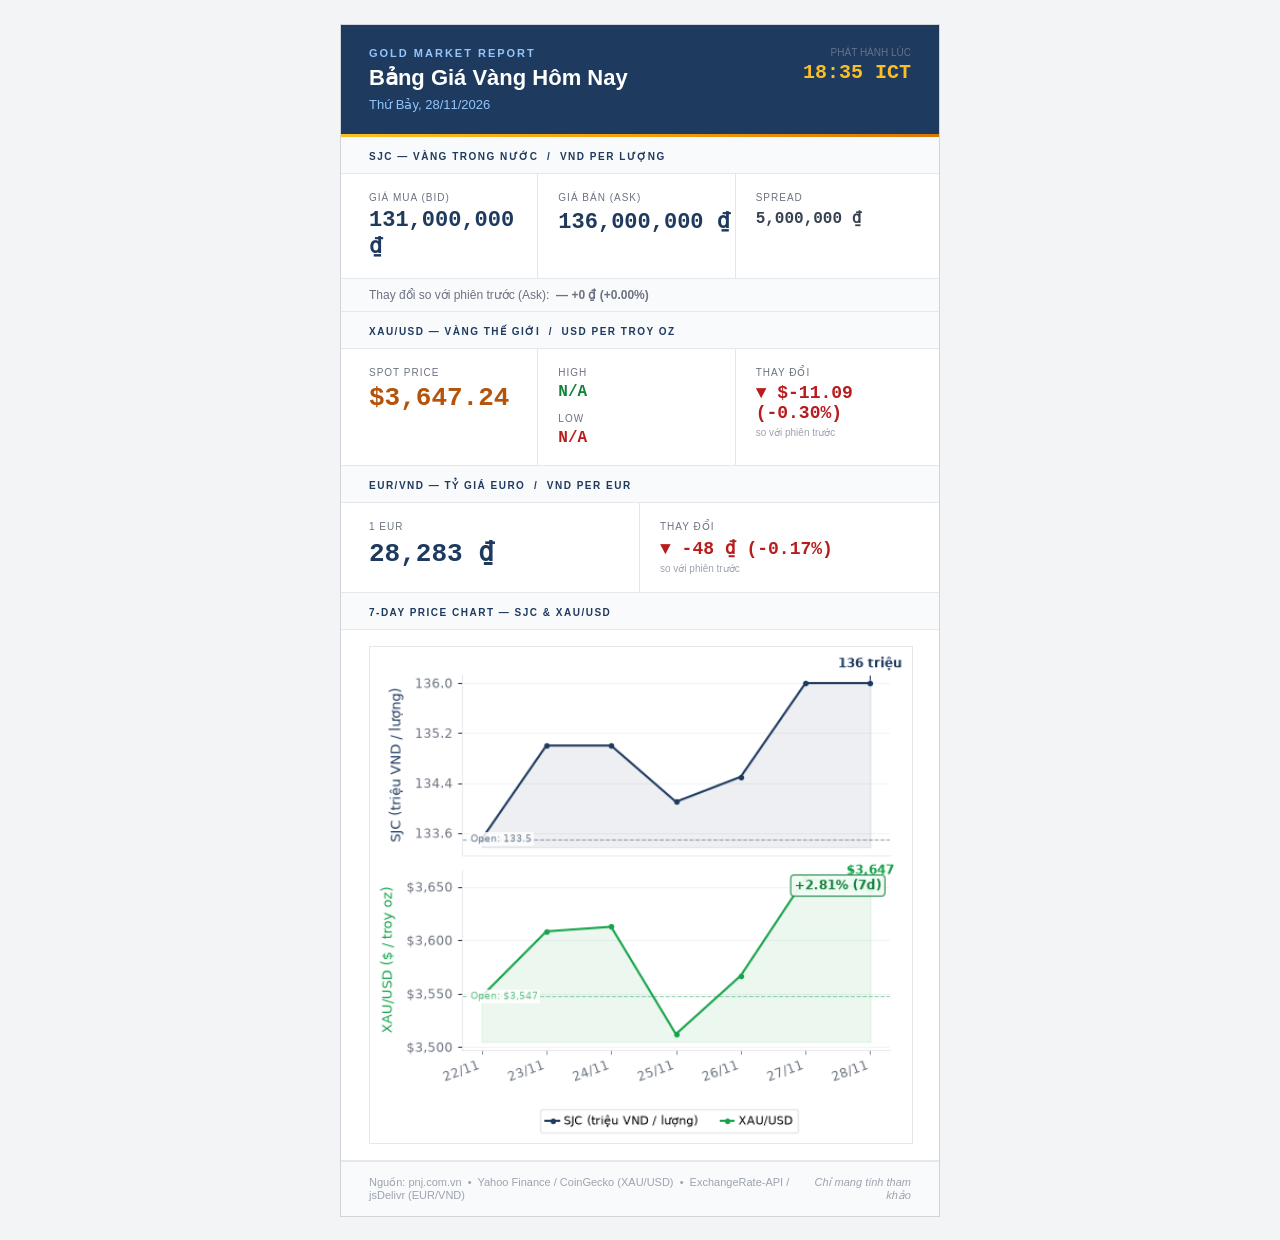
<file: docs/preview.html>
<!DOCTYPE html>
<html lang="vi">
<head><meta charset="UTF-8"><meta name="viewport" content="width=device-width,initial-scale=1.0"></head>
<body style="margin:0;padding:0;background:#f3f4f6;font-family:Arial,'Helvetica Neue',Helvetica,sans-serif;">
<table width="100%" cellpadding="0" cellspacing="0" bgcolor="#f3f4f6">
<tr><td align="center" style="padding:24px 12px;">
<table width="600" cellpadding="0" cellspacing="0" style="max-width:600px;width:100%;background:#ffffff;border:1px solid #d1d5db;">

  <!-- HEADER -->
  <tr><td style="background:#1e3a5f;padding:0;">
    <table width="100%" cellpadding="0" cellspacing="0">
    <tr>
      <td style="padding:22px 28px;">
        <div style="font-size:11px;font-weight:700;color:#93c5fd;letter-spacing:2px;
                    text-transform:uppercase;margin-bottom:6px;">GOLD MARKET REPORT</div>
        <div style="font-size:22px;font-weight:700;color:#ffffff;line-height:1.2;">
          Bảng Giá Vàng Hôm Nay
        </div>
        <div style="margin-top:6px;font-size:13px;color:#93c5fd;">
          Thứ Bảy, 28/11/2026
        </div>
      </td>
      <td style="padding:22px 28px;text-align:right;vertical-align:top;">
        <div style="font-size:10px;color:#64748b;margin-bottom:3px;">PHÁT HÀNH LÚC</div>
        <div style="font-size:20px;font-weight:700;color:#fbbf24;font-family:monospace;">18:35 ICT</div>
      </td>
    </tr>
    </table>
    <div style="height:3px;background:linear-gradient(90deg,#fbbf24 0%,#f59e0b 50%,#d97706 100%);"></div>
  </td></tr>

  <tr><td style="padding:0;border-bottom:1px solid #e5e7eb;">
  <!-- section label -->
  <table width="100%" cellpadding="0" cellspacing="0"
         style="background:#f9fafb;border-bottom:1px solid #e5e7eb;">
  <tr><td style="padding:9px 28px;">
    <span style="font-size:10px;font-weight:700;color:#1e3a5f;
                 text-transform:uppercase;letter-spacing:1.5px;">
      SJC &mdash; Vàng Trong Nước &nbsp;/&nbsp; VND per Lượng
    </span>
  </td></tr>
  </table>
  <!-- price row -->
  <table width="100%" cellpadding="0" cellspacing="0">
  <tr>
    <td style="width:33%;padding:18px 0 18px 28px;border-right:1px solid #e5e7eb;vertical-align:top;">
      <div style="font-size:10px;color:#6b7280;text-transform:uppercase;letter-spacing:1px;margin-bottom:5px;">Giá Mua (Bid)</div>
      <div style="font-size:22px;font-weight:700;color:#1e3a5f;font-family:monospace;">131,000,000 ₫</div>
    </td>
    <td style="width:33%;padding:18px 0 18px 20px;border-right:1px solid #e5e7eb;vertical-align:top;">
      <div style="font-size:10px;color:#6b7280;text-transform:uppercase;letter-spacing:1px;margin-bottom:5px;">Giá Bán (Ask)</div>
      <div style="font-size:22px;font-weight:700;color:#1e3a5f;font-family:monospace;">136,000,000 ₫</div>
    </td>
    <td style="width:34%;padding:18px 20px 18px 20px;vertical-align:top;">
      <div style="font-size:10px;color:#6b7280;text-transform:uppercase;letter-spacing:1px;margin-bottom:5px;">Spread</div>
      <div style="font-size:16px;font-weight:700;color:#374151;font-family:monospace;">5,000,000 ₫</div>
    </td>
  </tr>
  </table>
  <!-- change row -->
  <table width="100%" cellpadding="0" cellspacing="0"
         style="background:#f9fafb;border-top:1px solid #e5e7eb;">
  <tr>
    <td style="padding:9px 28px;font-size:12px;color:#6b7280;">
      Thay đổi so với phiên trước (Ask):&nbsp;
      <strong style="color:#6b7280;">— +0 ₫ (+0.00%)</strong>
    </td>
  </tr>
  </table>
</td></tr>

  <tr><td style="padding:0;border-bottom:1px solid #e5e7eb;">
  <!-- section label -->
  <table width="100%" cellpadding="0" cellspacing="0"
         style="background:#f9fafb;border-bottom:1px solid #e5e7eb;">
  <tr><td style="padding:9px 28px;">
    <span style="font-size:10px;font-weight:700;color:#1e3a5f;
                 text-transform:uppercase;letter-spacing:1.5px;">
      XAU/USD &mdash; Vàng Thế Giới &nbsp;/&nbsp; USD per Troy Oz
    </span>
  </td></tr>
  </table>
  <!-- price row -->
  <table width="100%" cellpadding="0" cellspacing="0">
  <tr>
    <td style="width:33%;padding:18px 0 18px 28px;border-right:1px solid #e5e7eb;vertical-align:top;">
      <div style="font-size:10px;color:#6b7280;text-transform:uppercase;letter-spacing:1px;margin-bottom:5px;">Spot Price</div>
      <div style="font-size:26px;font-weight:700;color:#b45309;font-family:monospace;">$3,647.24</div>
    </td>
    <td style="width:33%;padding:18px 0 18px 20px;border-right:1px solid #e5e7eb;vertical-align:top;">
      <div style="font-size:10px;color:#6b7280;text-transform:uppercase;letter-spacing:1px;margin-bottom:5px;">High</div>
      <div style="font-size:16px;font-weight:700;color:#15803d;font-family:monospace;">N/A</div>
      <div style="margin-top:12px;font-size:10px;color:#6b7280;text-transform:uppercase;letter-spacing:1px;margin-bottom:5px;">Low</div>
      <div style="font-size:16px;font-weight:700;color:#b91c1c;font-family:monospace;">N/A</div>
    </td>
    <td style="width:34%;padding:18px 20px 18px 20px;vertical-align:top;">
      <div style="font-size:10px;color:#6b7280;text-transform:uppercase;letter-spacing:1px;margin-bottom:5px;">Thay Đổi</div>
      <div style="font-size:18px;font-weight:700;color:#b91c1c;font-family:monospace;">▼ $-11.09 (-0.30%)</div>
      <div style="margin-top:4px;font-size:10px;color:#9ca3af;">so với phiên trước</div>
    </td>
  </tr>
  </table>
</td></tr>

  <tr><td style="padding:0;border-bottom:1px solid #e5e7eb;">
  <!-- section label -->
  <table width="100%" cellpadding="0" cellspacing="0"
         style="background:#f9fafb;border-bottom:1px solid #e5e7eb;">
  <tr><td style="padding:9px 28px;">
    <span style="font-size:10px;font-weight:700;color:#1e3a5f;
                 text-transform:uppercase;letter-spacing:1.5px;">
      EUR/VND &mdash; Tỷ Giá Euro &nbsp;/&nbsp; VND per EUR
    </span>
  </td></tr>
  </table>
  <!-- price row -->
  <table width="100%" cellpadding="0" cellspacing="0">
  <tr>
    <td style="width:50%;padding:18px 0 18px 28px;border-right:1px solid #e5e7eb;vertical-align:top;">
      <div style="font-size:10px;color:#6b7280;text-transform:uppercase;letter-spacing:1px;margin-bottom:5px;">1 EUR</div>
      <div style="font-size:26px;font-weight:700;color:#1e3a5f;font-family:monospace;">28,283 ₫</div>
    </td>
    <td style="width:50%;padding:18px 20px 18px 20px;vertical-align:top;">
      <div style="font-size:10px;color:#6b7280;text-transform:uppercase;letter-spacing:1px;margin-bottom:5px;">Thay Đổi</div>
      <div style="font-size:18px;font-weight:700;color:#b91c1c;font-family:monospace;">▼ -48 ₫ (-0.17%)</div>
      <div style="margin-top:4px;font-size:10px;color:#9ca3af;">so với phiên trước</div>
    </td>
  </tr>
  </table>
</td></tr>

  <tr><td style="padding:0;border-bottom:1px solid #e5e7eb;">
  <table width="100%" cellpadding="0" cellspacing="0"
         style="background:#f9fafb;border-bottom:1px solid #e5e7eb;">
  <tr><td style="padding:9px 28px;">
    <span style="font-size:10px;font-weight:700;color:#1e3a5f;
                 text-transform:uppercase;letter-spacing:1.5px;">
      7-Day Price Chart &mdash; SJC &amp; XAU/USD
    </span>
  </td></tr>
  </table>
  <div style="padding:16px 28px;">
    <img src="[data-uri]"
         alt="7-day gold chart"
         style="width:100%;max-width:544px;display:block;border:1px solid #e5e7eb;">
  </div>
</td></tr>

  <!-- FOOTER -->
  <tr><td style="background:#f9fafb;border-top:1px solid #e5e7eb;padding:14px 28px;">
    <table width="100%" cellpadding="0" cellspacing="0">
    <tr>
      <td style="font-size:11px;color:#9ca3af;">
        Nguồn: pnj.com.vn &nbsp;&bull;&nbsp; Yahoo Finance / CoinGecko (XAU/USD)
        &nbsp;&bull;&nbsp; ExchangeRate-API / jsDelivr (EUR/VND)
      </td>
      <td style="font-size:11px;color:#9ca3af;text-align:right;font-style:italic;">
        Chỉ mang tính tham khảo
      </td>
    </tr>
    </table>
  </td></tr>

</table>
</td></tr>
</table>
</body>
</html>
</file>
